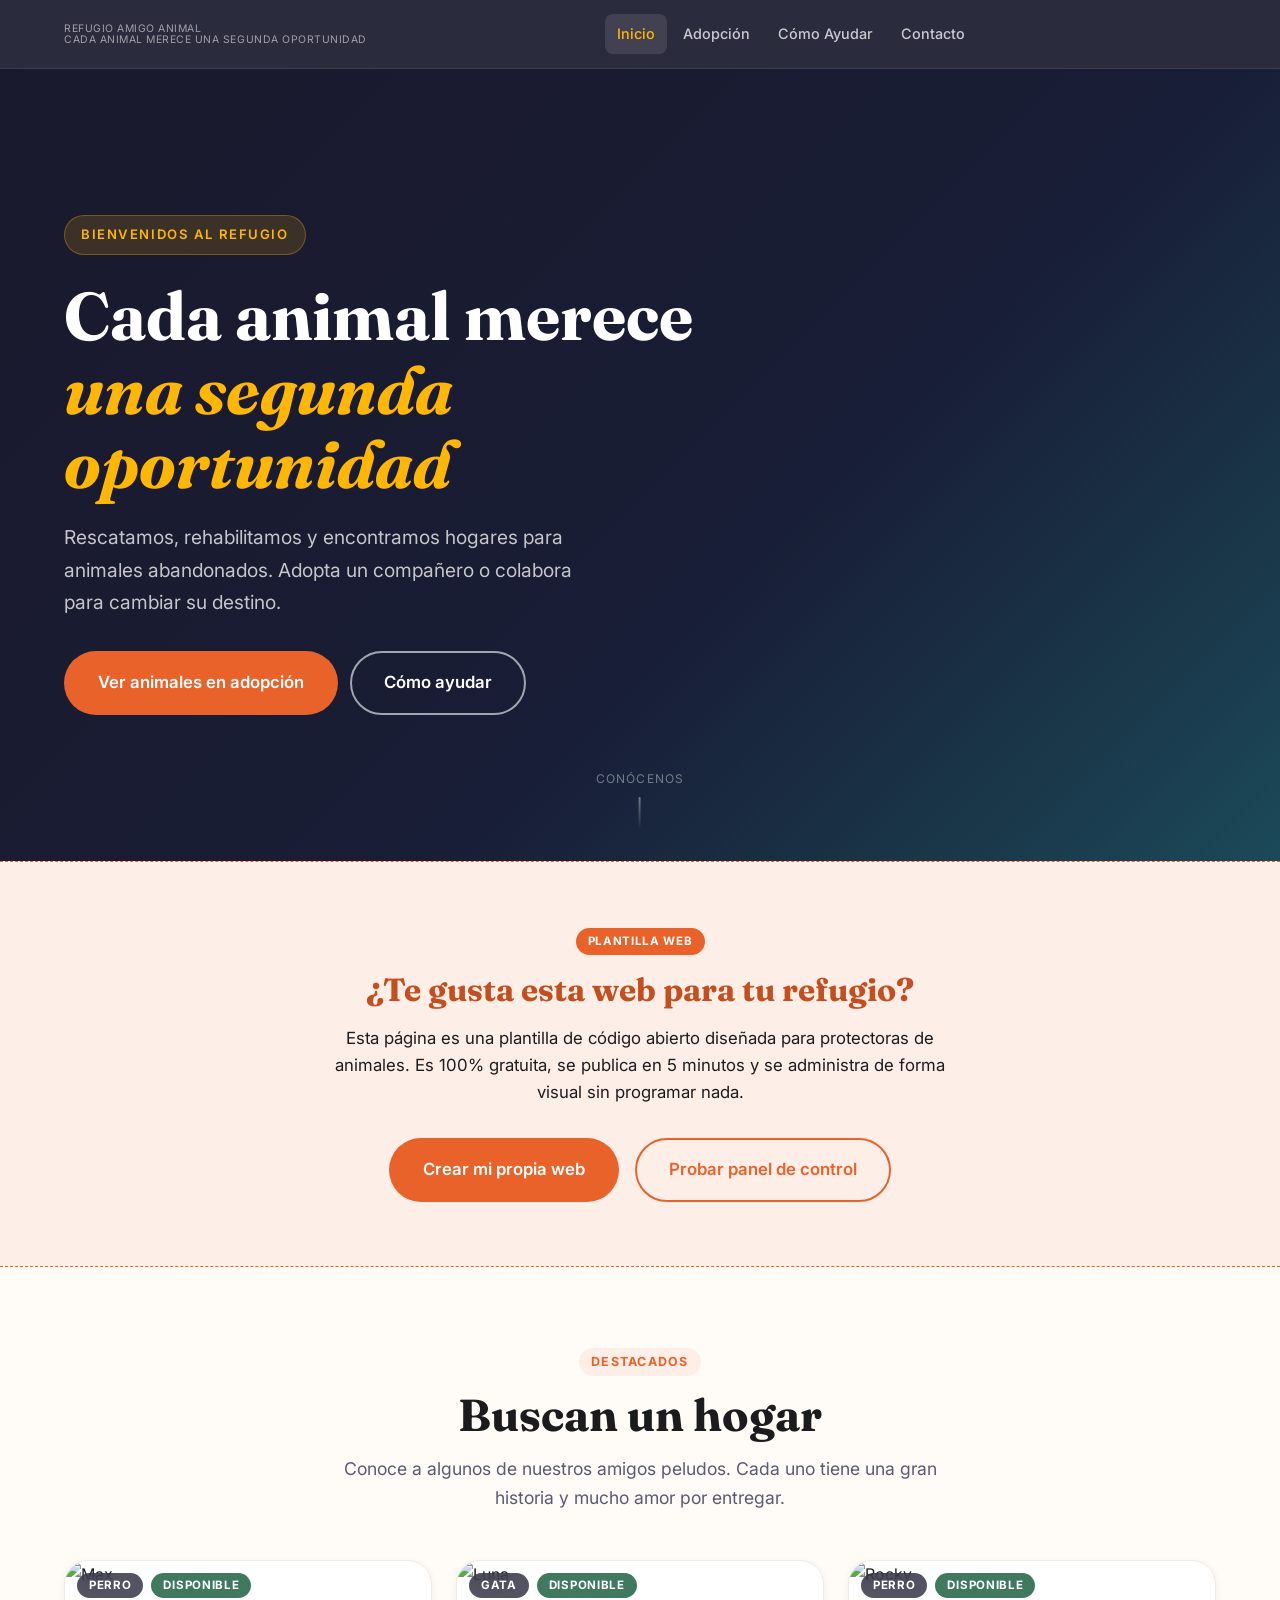
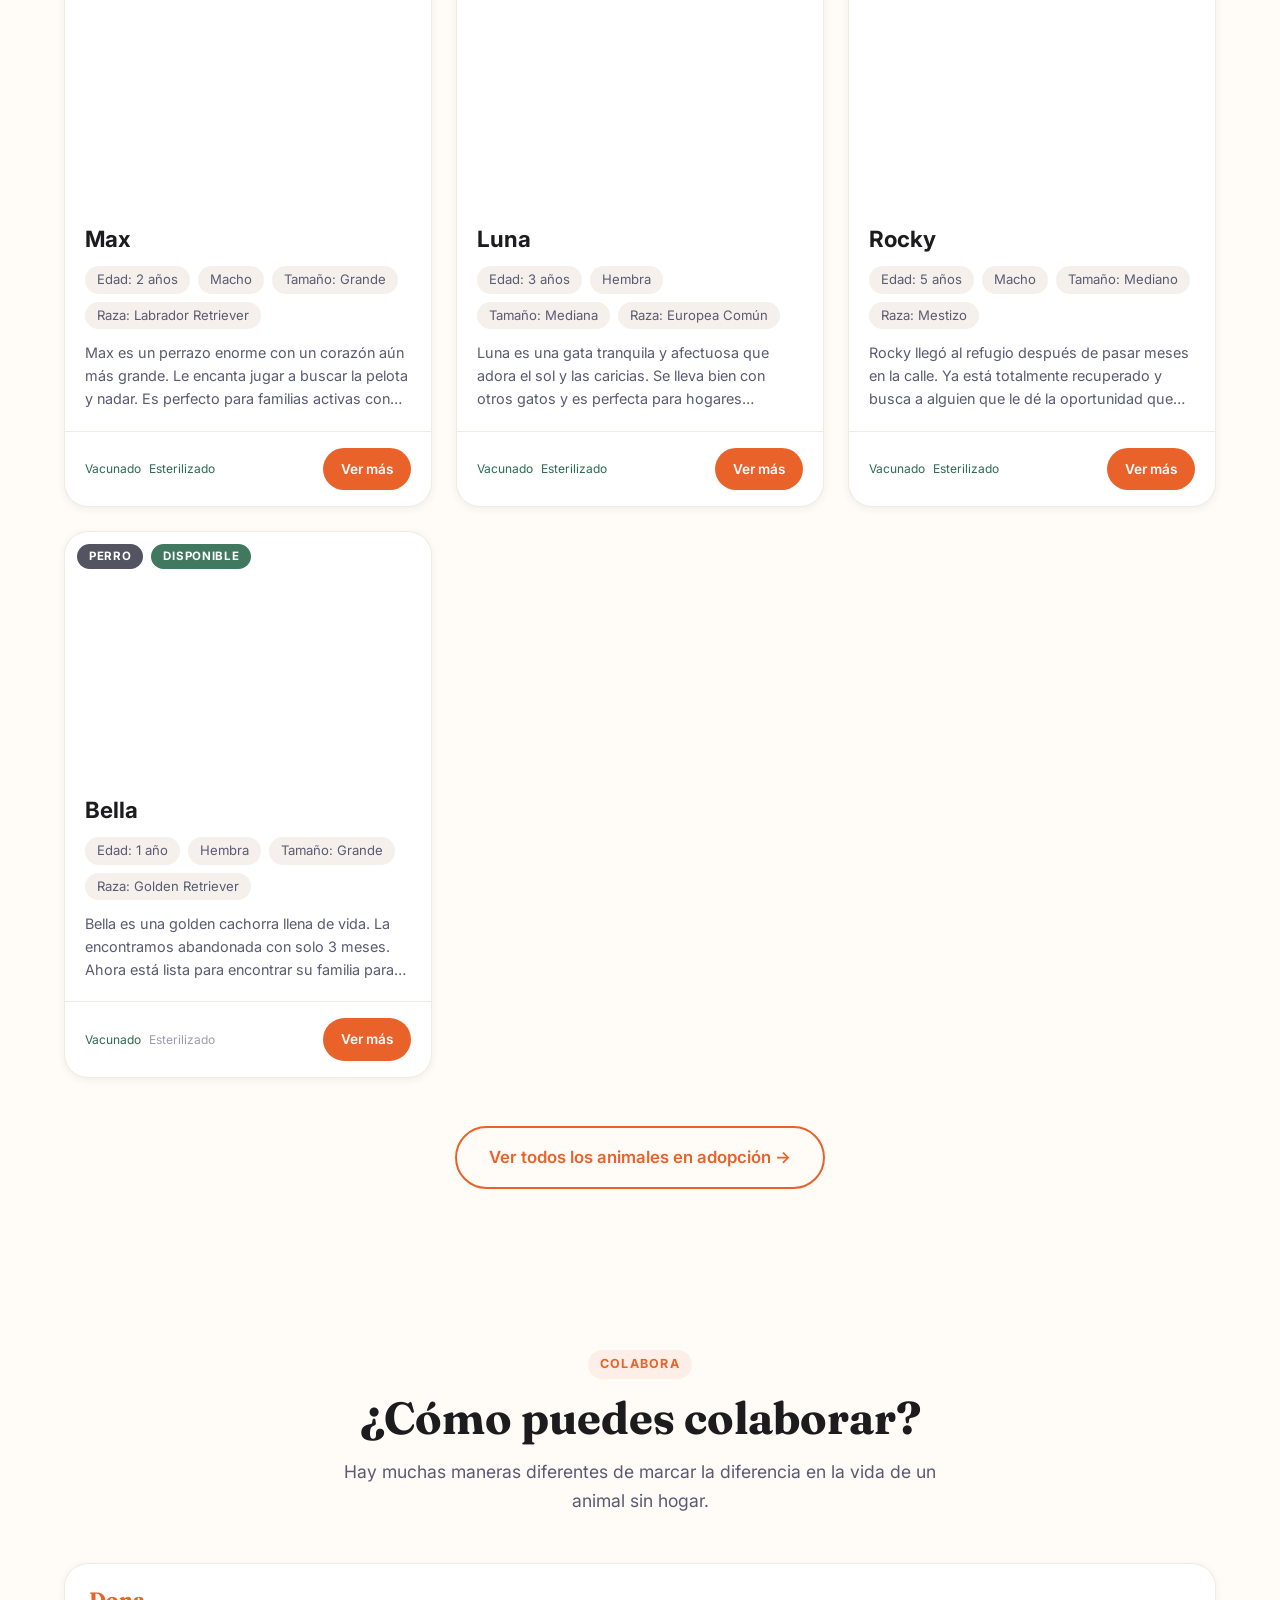
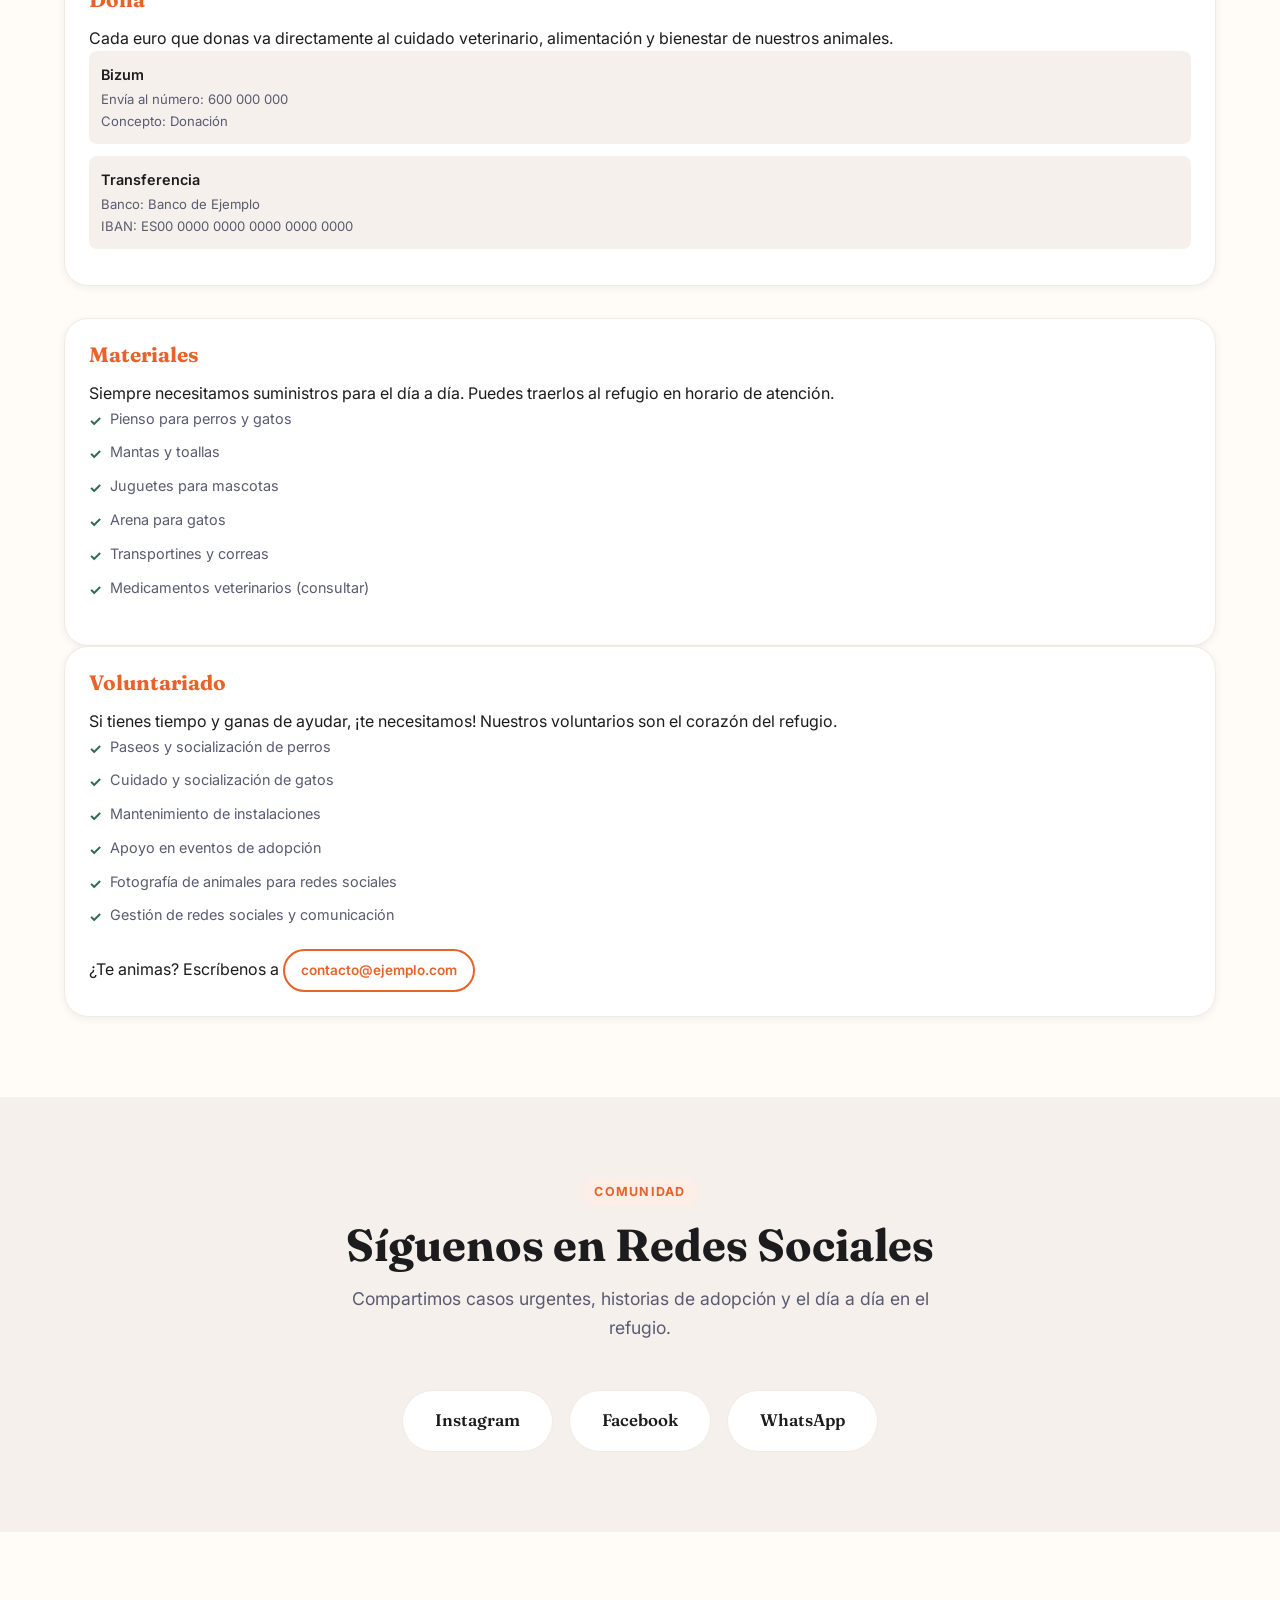
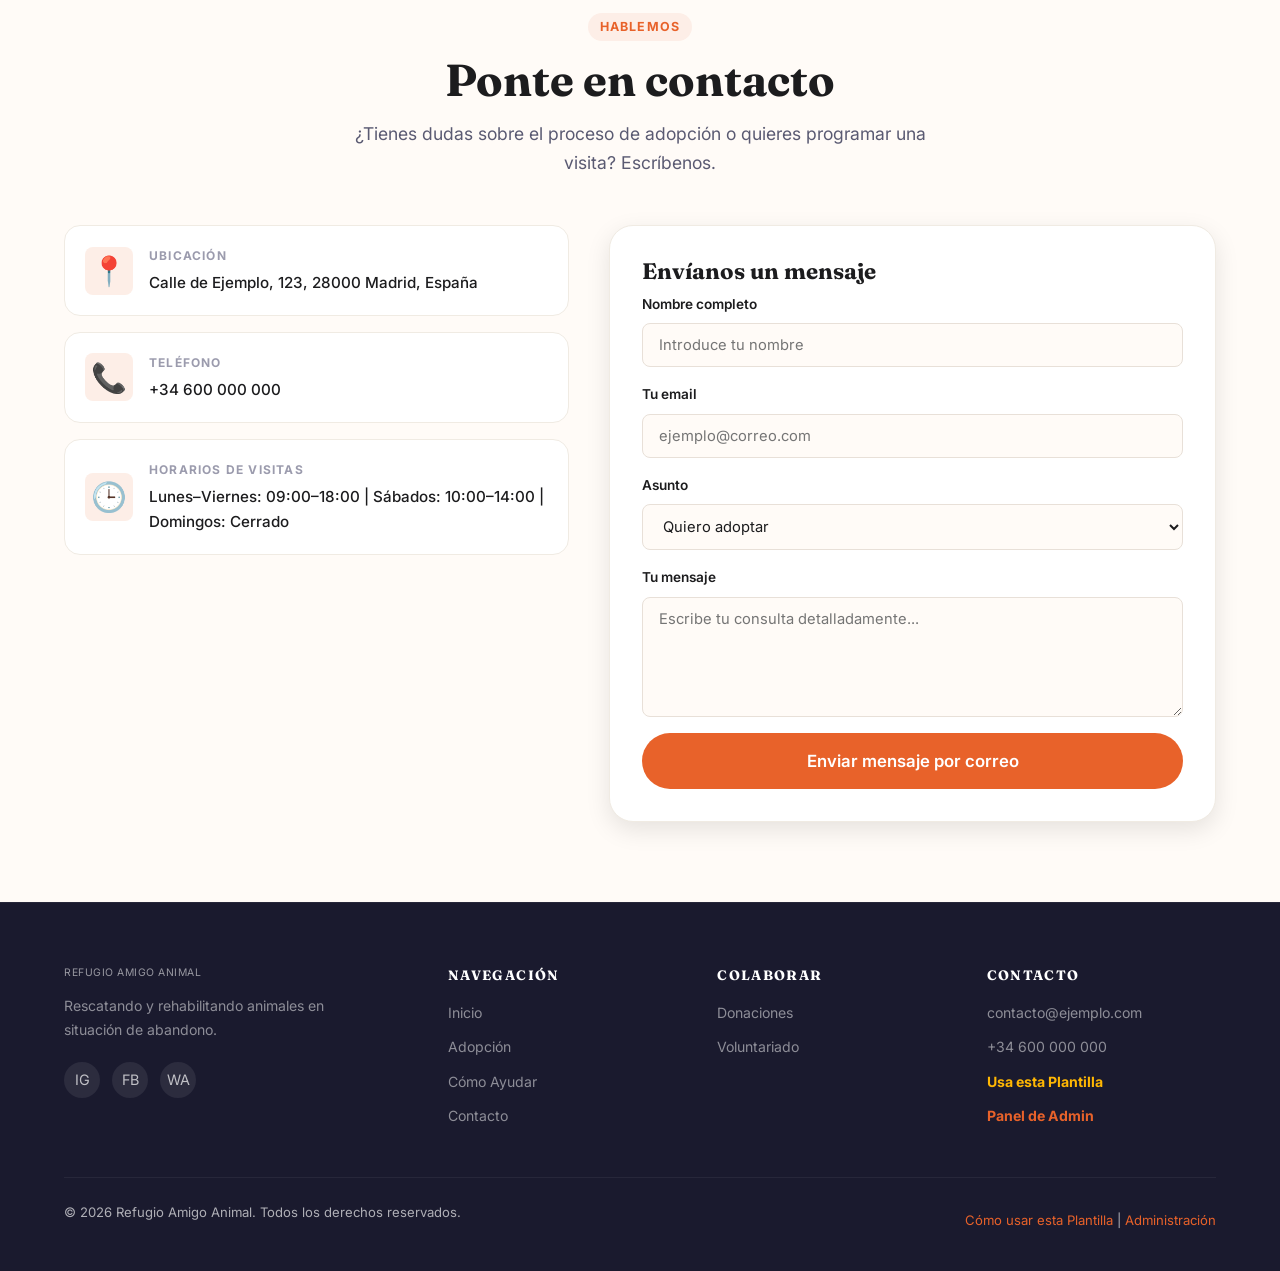
<file: index.html>
<!DOCTYPE html>
<html lang="es">
<head>
  <meta charset="UTF-8">
  <meta name="viewport" content="width=device-width, initial-scale=1.0">
  <title>Cargando... — Refugio Amigo Animal</title>
  <meta name="description" content="Refugio de animales dedicado al rescate, rehabilitación y adopción responsable. Encuentra a tu compañero ideal.">
  <link rel="stylesheet" href="css/style.css?v=1.1">
  <!-- Preload fonts -->
  <link rel="preconnect" href="https://fonts.googleapis.com">
  <link rel="preconnect" href="https://fonts.gstatic.com" crossorigin>
</head>
<body>

  <!-- Cabecera (Se inyecta dinámicamente desde script.js) -->
  <header class="site-header" role="banner"></header>

  <main>

    <!-- ══════════════ HERO (INICIO) ══════════════ -->
    <section class="hero" id="hero" aria-labelledby="heroTitle">
      <div class="hero__bg" aria-hidden="true"></div>
      <div class="hero__overlay" aria-hidden="true"></div>

      <div class="container">
        <div class="hero__content">
          <div class="hero__tag" id="heroTag">Bienvenidos al refugio</div>
          <h1 id="heroTitle">Cada animal merece<br><em>una segunda oportunidad</em></h1>
          <p class="hero__sub" id="heroDesc">
            Rescatamos, rehabilitamos y encontramos hogares para animales abandonados.
            Adopta un compañero o colabora para cambiar su destino.
          </p>
          <div class="hero__actions">
            <a href="adopcion.html" class="btn btn--primary btn--lg">Ver animales en adopción</a>
            <a href="#como-ayudar" class="btn btn--ghost-white btn--lg">Cómo ayudar</a>
          </div>
        </div>
      </div>

      <div class="hero__scroll" aria-hidden="true">
        <span>Conócenos</span>
        <div class="hero__scroll-arrow"></div>
      </div>
    </section>

    <!-- Se inyecta dinámicamente si es la plantilla original (demo) -->
    <div id="templatePromoSection"></div>

    <!-- ══════════════ ANIMALES DESTACADOS ══════════════ -->
    <section class="section" aria-labelledby="featuredTitle">
      <div class="container">
        <div class="section-header animate-on-scroll">
          <div class="section-tag">Destacados</div>
          <h2 id="featuredTitle">Buscan un hogar</h2>
          <p id="featuredDesc">Conoce a algunos de nuestros amigos peludos. Cada uno tiene una gran historia y mucho amor por entregar.</p>
        </div>
        <div class="animals-grid" id="featuredAnimals">
          <!-- Rellenado dinámicamente -->
        </div>
        <div class="text-center animate-on-scroll" style="margin-top: 3rem;">
          <a href="adopcion.html" class="btn btn--secondary btn--lg">Ver todos los animales en adopción →</a>
        </div>
      </div>
    </section>

    <!-- ══════════════ CÓMO AYUDAR ══════════════ -->
    <section class="section" id="como-ayudar" aria-labelledby="help-title">
      <div class="container">
        <div class="section-header animate-on-scroll">
          <div class="section-tag">Colabora</div>
          <h2 id="help-title">¿Cómo puedes colaborar?</h2>
          <p>Hay muchas maneras diferentes de marcar la diferencia en la vida de un animal sin hogar.</p>
        </div>

        <!-- Donación Económica -->
        <div class="help-card animate-on-scroll" id="donacion">
          <div class="help-card__header">
            <div>
              <h3 id="donationTitle">Donación Económica</h3>
              <p id="donationDesc">Financia gastos médicos, vacunas, tratamientos complejos y comida especial.</p>
            </div>
          </div>
          <div class="help-card__body">
            <div id="donationMethods">
              <!-- Rellenado dinámicamente -->
            </div>
          </div>
        </div>

        <!-- Donación de Materiales y Voluntariado -->
        <div class="help-two-cols" style="margin-top: 2rem;">
          
          <!-- Donación de Materiales -->
          <div class="help-card animate-on-scroll" id="materiales">
            <div class="help-card__header">
              <div>
                <h3 id="materialsTitle">Donación de Materiales</h3>
                <p id="materialsDesc">Necesitamos mantas, comida, transportines y productos de limpieza diarios.</p>
              </div>
            </div>
            <div class="help-card__body" id="materialsList">
              <!-- Rellenado dinámicamente -->
            </div>
          </div>

          <!-- Voluntariado -->
          <div class="help-card animate-on-scroll" id="voluntariado">
            <div class="help-card__header">
              <div>
                <h3 id="volunteerTitle">Hazte Voluntario</h3>
                <p id="volunteerDesc">Ofrece tu tiempo paseando perros, socializando gatos o apoyando eventos.</p>
              </div>
            </div>
            <div class="help-card__body" id="volunteerTasks">
              <!-- Rellenado dinámicamente -->
            </div>
            <div class="help-card__footer" data-volunteer-contact>
              <!-- Rellenado dinámicamente -->
            </div>
          </div>

        </div>

      </div>
    </section>

    <!-- ══════════════ REDES SOCIALES ══════════════ -->
    <section class="section section--muted animate-on-scroll" id="redes-sociales" aria-labelledby="socialTitle">
      <div class="container">
        <div class="section-header">
          <div class="section-tag">Comunidad</div>
          <h2 id="socialTitle">Síguenos en Redes Sociales</h2>
          <p id="socialDesc">Compartimos casos urgentes, historias de adopción y el día a día en el refugio.</p>
        </div>
        <div class="social-grid-buttons" id="socialGrid">
          <!-- Rellenado dinámicamente -->
        </div>
      </div>
    </section>

    <!-- ══════════════ CONTACTO ══════════════ -->
    <section class="section animate-on-scroll" id="contacto" aria-labelledby="contactTitle">
      <div class="container">
        <div class="section-header">
          <div class="section-tag">Hablemos</div>
          <h2 id="contactTitle">Ponte en contacto</h2>
          <p id="contactDesc">¿Tienes dudas sobre el proceso de adopción o quieres programar una visita? Escríbenos.</p>
        </div>

        <div class="contact-layout">
          
          <!-- Panel Izquierdo: Info de Contacto -->
          <div class="contact-info">
            <a href="#" target="_blank" rel="noopener" class="contact-detail" id="contactAddressLink">
              <div class="contact-detail__icon">📍</div>
              <div>
                <div class="contact-detail__label">Ubicación</div>
                <div class="contact-detail__value" data-contact-address>Cargando ubicación...</div>
              </div>
            </a>

            <a href="tel:#" class="contact-detail" id="contactPhoneLink">
              <div class="contact-detail__icon">📞</div>
              <div>
                <div class="contact-detail__label">Teléfono</div>
                <div class="contact-detail__value" data-contact-phone>Cargando teléfono...</div>
              </div>
            </a>

            <div class="contact-detail">
              <div class="contact-detail__icon">🕒</div>
              <div>
                <div class="contact-detail__label">Horarios de visitas</div>
                <div class="contact-detail__value" data-contact-hours>Cargando horarios...</div>
              </div>
            </div>
          </div>

          <!-- Panel Derecho: Formulario Mailto -->
          <div class="contact-form-card">
            <h3>Envíanos un mensaje</h3>
            <form class="contact-form" id="contactForm">
              <div class="form-group">
                <label for="formName">Nombre completo</label>
                <input type="text" id="formName" required placeholder="Introduce tu nombre">
              </div>

              <div class="form-row">
                <div class="form-group">
                  <label for="formEmail">Tu email</label>
                  <input type="email" id="formEmail" required placeholder="ejemplo@correo.com">
                </div>
                <div class="form-group">
                  <label for="formSubject">Asunto</label>
                  <select id="formSubject">
                    <option value="Información sobre Adopción">Quiero adoptar</option>
                    <option value="Quiero ser Voluntario">Hacer voluntariado</option>
                    <option value="Donación / Patrocinio">Donación / Ayuda</option>
                    <option value="Consulta General">Otra consulta</option>
                  </select>
                </div>
              </div>

              <div class="form-group">
                <label for="formMessage">Tu mensaje</label>
                <textarea id="formMessage" rows="5" required placeholder="Escribe tu consulta detalladamente..."></textarea>
              </div>

              <button type="submit" class="btn btn--primary btn--lg" style="width: 100%; justify-content: center;">
                Enviar mensaje por correo
              </button>
            </form>
          </div>

        </div>
      </div>
    </section>



  </main>

  <!-- Pie de página (Se inyecta dinámicamente desde script.js) -->
  <footer class="site-footer" role="contentinfo"></footer>

  <script src="js/script.js"></script>
</body>
</html>
</file>
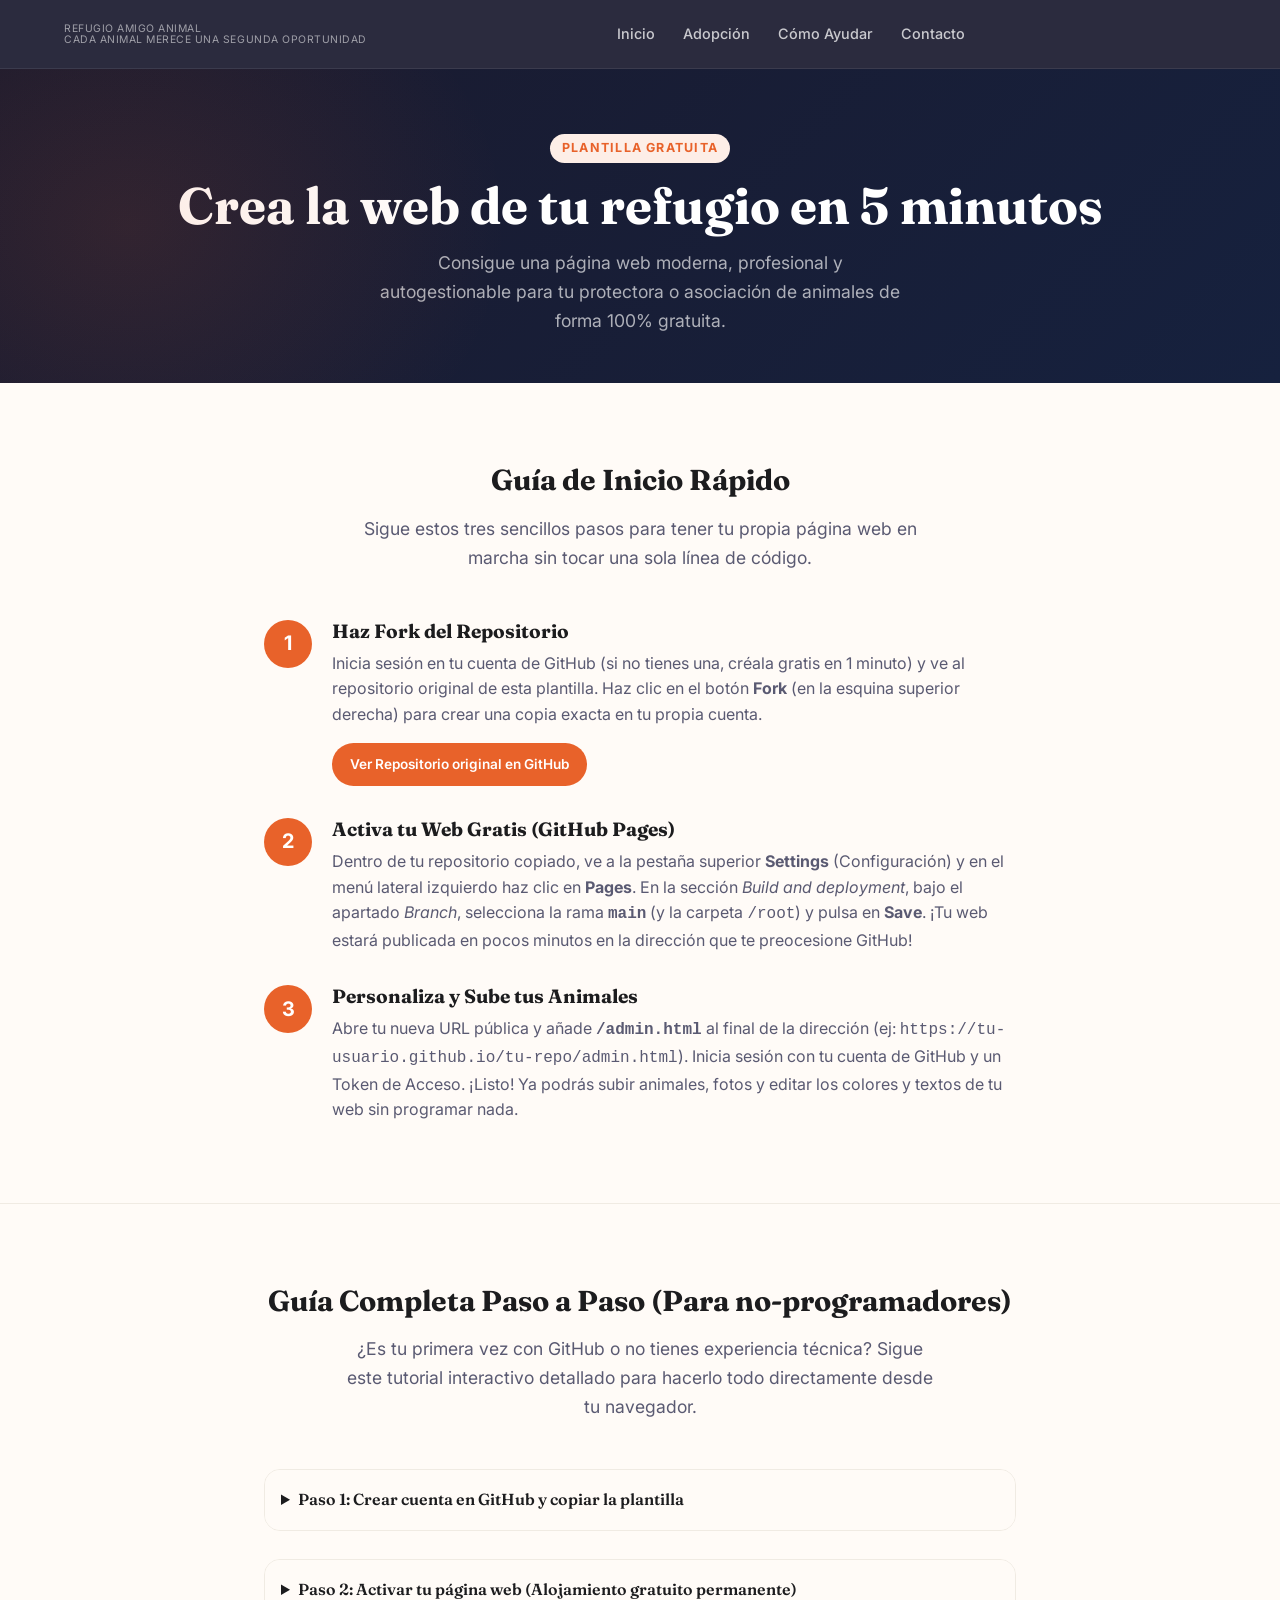
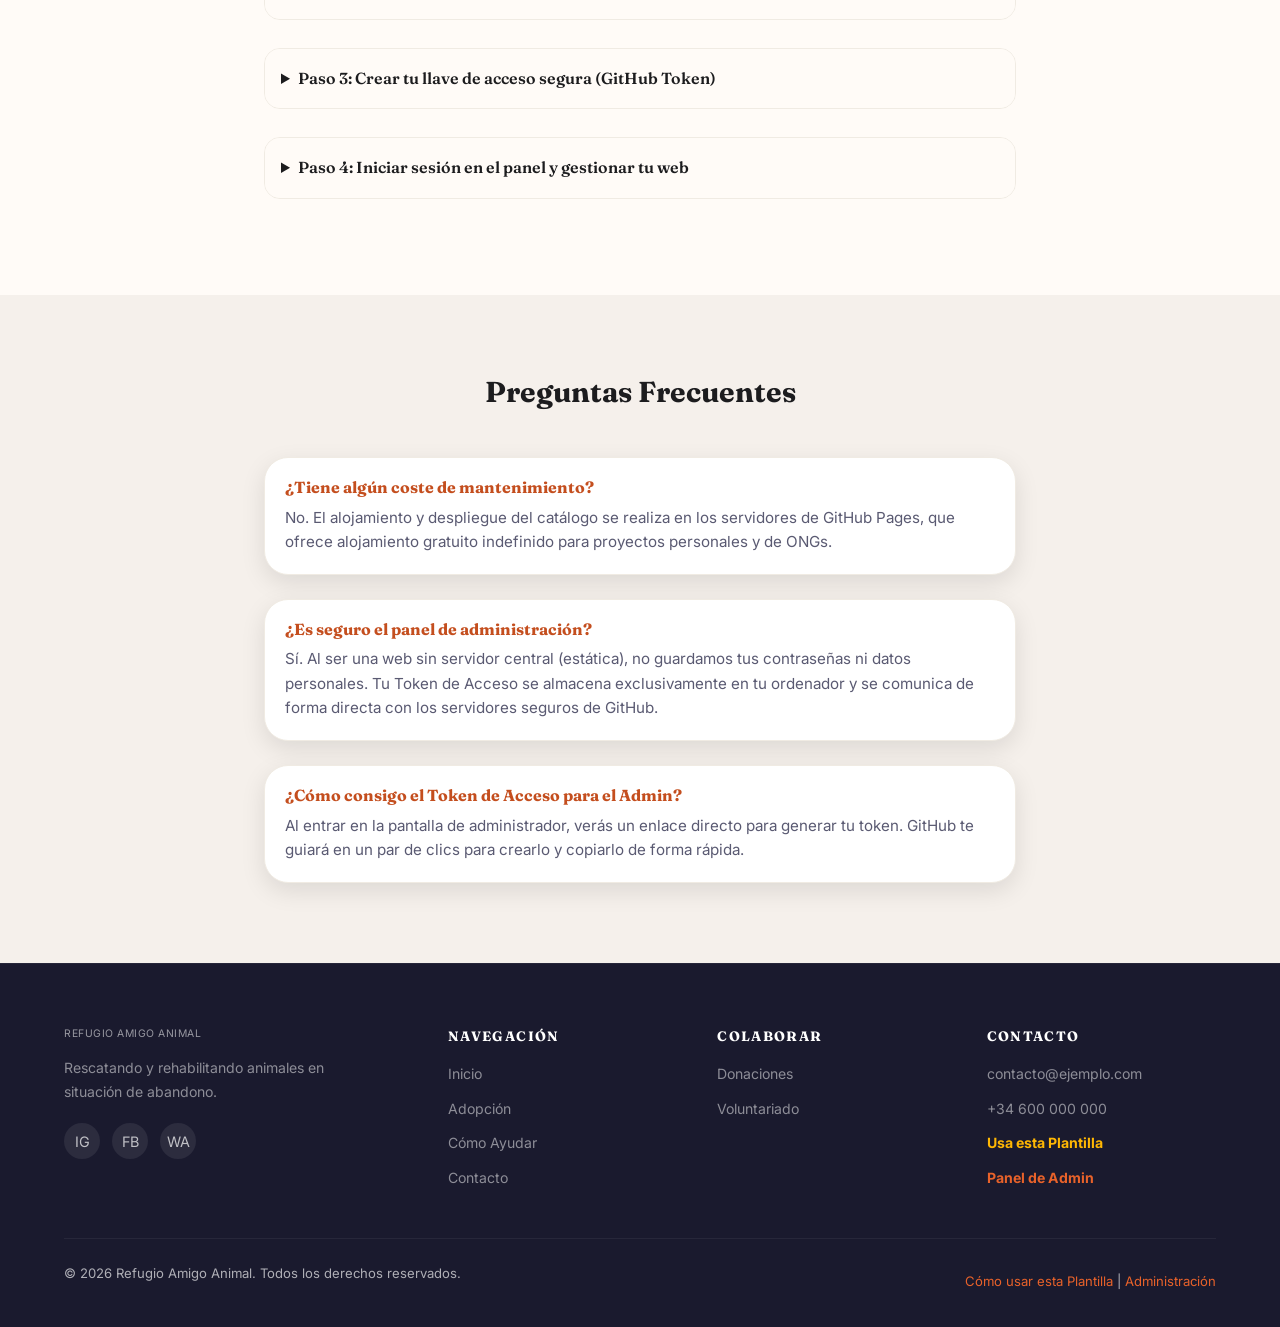
<file: como-usar.html>
<!DOCTYPE html>
<html lang="es">
<head>
  <meta charset="UTF-8">
  <meta name="viewport" content="width=device-width, initial-scale=1.0">
  <title>Cómo usar esta Plantilla — Refugio Amigo Animal</title>
  <meta name="description" content="Instrucciones paso a paso para clonar, publicar y personalizar esta web para tu propio refugio de animales en 5 minutos y gratis.">
  <link rel="stylesheet" href="css/style.css?v=1.1">
  <link rel="preconnect" href="https://fonts.googleapis.com">
  <link rel="preconnect" href="https://fonts.gstatic.com" crossorigin>
</head>
<body>

  <!-- Cabecera (Se inyecta dinámicamente desde script.js) -->
  <header class="site-header" role="banner"></header>

  <main>

    <!-- ══════════════ PAGE HERO ══════════════ -->
    <section class="page-hero" aria-labelledby="page-title">
      <div class="container">
        <div class="section-tag">Plantilla Gratuita</div>
        <h1 class="page-hero__title" id="page-title">Crea la web de tu refugio en 5 minutos</h1>
        <p class="page-hero__sub">
          Consigue una página web moderna, profesional y autogestionable para tu protectora o asociación de animales de forma 100% gratuita.
        </p>
      </div>
    </section>

    <!-- ══════════════ PASOS DE CONFIGURACIÓN ══════════════ -->
    <section class="section">
      <div class="container" style="max-width: 800px;">
        
        <div class="section-header">
          <h2 style="font-size: 1.8rem; margin-bottom: var(--space-4);">Guía de Inicio Rápido</h2>
          <p>Sigue estos tres sencillos pasos para tener tu propia página web en marcha sin tocar una sola línea de código.</p>
        </div>

        <div style="display: flex; flex-direction: column; gap: var(--space-8); margin-top: var(--space-8);">
          
          <!-- Paso 1 -->
          <div style="display: flex; gap: var(--space-5); align-items: flex-start;" class="animate-on-scroll">
            <div style="width: 48px; height: 48px; background: var(--primary); color: #fff; border-radius: 50%; display: flex; align-items: center; justify-content: center; font-weight: 700; font-size: 1.25rem; flex-shrink: 0;">1</div>
            <div>
              <h3 style="font-size: 1.2rem; margin-bottom: var(--space-2); color: var(--text-primary);">Haz Fork del Repositorio</h3>
              <p style="color: var(--text-secondary); line-height: 1.6; margin-bottom: var(--space-3);">
                Inicia sesión en tu cuenta de GitHub (si no tienes una, créala gratis en 1 minuto) y ve al repositorio original de esta plantilla. Haz clic en el botón <strong>Fork</strong> (en la esquina superior derecha) para crear una copia exacta en tu propia cuenta.
              </p>
              <a href="https://github.com/guillecs/refugio-animales-plantilla" target="_blank" class="btn btn--primary btn--sm" style="margin-top: 4px; display: inline-flex; align-items: center; gap: 8px;">
                Ver Repositorio original en GitHub
              </a>
            </div>
          </div>

          <!-- Paso 2 -->
          <div style="display: flex; gap: var(--space-5); align-items: flex-start;" class="animate-on-scroll">
            <div style="width: 48px; height: 48px; background: var(--primary); color: #fff; border-radius: 50%; display: flex; align-items: center; justify-content: center; font-weight: 700; font-size: 1.25rem; flex-shrink: 0;">2</div>
            <div>
              <h3 style="font-size: 1.2rem; margin-bottom: var(--space-2); color: var(--text-primary);">Activa tu Web Gratis (GitHub Pages)</h3>
              <p style="color: var(--text-secondary); line-height: 1.6;">
                Dentro de tu repositorio copiado, ve a la pestaña superior <strong>Settings</strong> (Configuración) y en el menú lateral izquierdo haz clic en <strong>Pages</strong>. En la sección <em>Build and deployment</em>, bajo el apartado <em>Branch</em>, selecciona la rama <strong><code>main</code></strong> (y la carpeta <code>/root</code>) y pulsa en <strong>Save</strong>. ¡Tu web estará publicada en pocos minutos en la dirección que te preocesione GitHub!
              </p>
            </div>
          </div>

          <!-- Paso 3 -->
          <div style="display: flex; gap: var(--space-5); align-items: flex-start;" class="animate-on-scroll">
            <div style="width: 48px; height: 48px; background: var(--primary); color: #fff; border-radius: 50%; display: flex; align-items: center; justify-content: center; font-weight: 700; font-size: 1.25rem; flex-shrink: 0;">3</div>
            <div>
              <h3 style="font-size: 1.2rem; margin-bottom: var(--space-2); color: var(--text-primary);">Personaliza y Sube tus Animales</h3>
              <p style="color: var(--text-secondary); line-height: 1.6;">
                Abre tu nueva URL pública y añade <strong><code>/admin.html</code></strong> al final de la dirección (ej: <code>https://tu-usuario.github.io/tu-repo/admin.html</code>). Inicia sesión con tu cuenta de GitHub y un Token de Acceso. ¡Listo! Ya podrás subir animales, fotos y editar los colores y textos de tu web sin programar nada.
              </p>
            </div>
          </div>

        </div>

      </div>
    </section>

    <!-- ══════════════ GUÍA DETALLADA PASO A PASO ══════════════ -->
    <section class="section" style="border-top: 1px solid var(--border-light);">
      <div class="container" style="max-width: 800px;">
        
        <div class="section-header">
          <h2 style="font-size: 1.8rem; margin-bottom: var(--space-4);">Guía Completa Paso a Paso (Para no-programadores)</h2>
          <p>¿Es tu primera vez con GitHub o no tienes experiencia técnica? Sigue este tutorial interactivo detallado para hacerlo todo directamente desde tu navegador.</p>
        </div>

        <div style="margin-top: var(--space-6); display: flex; flex-direction: column; gap: var(--space-3);">

          <!-- Paso 1 -->
          <details class="guide-accordion">
            <summary>Paso 1: Crear cuenta en GitHub y copiar la plantilla</summary>
            <div class="accordion-content" style="padding: var(--space-4); line-height: 1.6; color: var(--text-secondary);">
              <ol style="margin-left: var(--space-5); display: flex; flex-direction: column; gap: var(--space-2);">
                <li>Ve a <a href="https://github.com" target="_blank" style="color: var(--primary); font-weight: 600;">GitHub.com</a> y haz clic en <strong>Sign Up</strong> para registrarte (solo necesitas un email y una contraseña).</li>
                <li>Una vez iniciada tu sesión, ve al repositorio original de esta plantilla: <a href="https://github.com/guillecs/refugio-animales-plantilla" target="_blank" style="color: var(--primary); font-weight: 600;">repositorio de la plantilla</a>.</li>
                <li>Haz clic en el botón <strong>Fork</strong> en la esquina superior derecha de la página.</li>
                <li>En la pantalla que se abre, deja las opciones por defecto y haz clic en el botón verde abajo del todo: <strong>Create fork</strong>. Esto creará una copia exacta de la web en tu cuenta de GitHub.</li>
              </ol>
            </div>
          </details>

          <!-- Paso 2 -->
          <details class="guide-accordion">
            <summary>Paso 2: Activar tu página web (Alojamiento gratuito permanente)</summary>
            <div class="accordion-content" style="padding: var(--space-4); line-height: 1.6; color: var(--text-secondary);">
              <ol style="margin-left: var(--space-5); display: flex; flex-direction: column; gap: var(--space-2);">
                <li>En la página de tu copia del repositorio, busca el menú horizontal de pestañas arriba del todo y haz clic en <strong>Settings</strong> (Configuración), que tiene un icono de engranaje.</li>
                <li>En la barra lateral izquierda, busca la sección de "Code and automation" y haz clic en <strong>Pages</strong>.</li>
                <li>En el centro de la pantalla, en la sección <em>Build and deployment</em>, busca el desplegable de **Branch** (Rama) que actualmente indica <code>None</code>.</li>
                <li>Haz clic en el desplegable y cámbialo a **<code>main</code>**. Deja la carpeta secundaria en <code>/ (root)</code> y haz clic en el botón <strong>Save</strong> (Guardar).</li>
                <li>Espera 1 o 2 minutos y recarga la página. En la parte superior de esa misma sección de Pages, aparecerá un recuadro verde con la URL pública de tu web (ej. <code>https://tu-usuario.github.io/refugio-animales-plantilla/</code>). ¡Guarda esa URL!</li>
              </ol>
            </div>
          </details>

          <!-- Paso 3 -->
          <details class="guide-accordion">
            <summary>Paso 3: Crear tu llave de acceso segura (GitHub Token)</summary>
            <div class="accordion-content" style="padding: var(--space-4); line-height: 1.6; color: var(--text-secondary);">
              <p style="margin-bottom: var(--space-3);">
                Para que el panel de administración de tu web pueda guardar tus animales y editar los colores de forma directa, necesita un permiso seguro de escritura en tu cuenta.
              </p>
              <ol style="margin-left: var(--space-5); display: flex; flex-direction: column; gap: var(--space-2);">
                <li><strong>Método Rápido (Token Clásico):</strong> Haz clic en este enlace directo: <a href="https://github.com/settings/tokens/new?description=Web%20Refugio%20CMS&scopes=public_repo" target="_blank" style="color: var(--primary); font-weight: 600;">Generar Token de GitHub</a>. Marca la casilla <strong><code>public_repo</code></strong> y haz clic en <strong>Generate token</strong> (creará una clave <code>ghp_...</code>).</li>
                <li><strong>Método para Organizaciones / Multirrefugio (Fine-Grained Token):</strong> Si tu web pertenece a una Organización o Federación con varios repositorios, puedes usar un Fine-Grained Token (<code>github_pat_...</code>). Elige tu Organización como <em>Resource Owner</em>, selecciona únicamente tu repositorio y en <em>Contents</em> marca <strong>Read and Write</strong>.</li>
                <li><strong>⚠️ MUY IMPORTANTE:</strong> Copia completa la clave que te muestre GitHub (empieza por <code>ghp_...</code> o <code>github_pat_...</code>) y guárdala en tus notas.</li>
              </ol>
            </div>
          </details>

          <!-- Paso 4 -->
          <details class="guide-accordion">
            <summary>Paso 4: Iniciar sesión en el panel y gestionar tu web</summary>
            <div class="accordion-content" style="padding: var(--space-4); line-height: 1.6; color: var(--text-secondary);">
              <ol style="margin-left: var(--space-5); display: flex; flex-direction: column; gap: var(--space-2);">
                <li>Abre la dirección de tu web obtenida en el Paso 2 y escribe **<code>/admin.html</code>** al final de la barra de dirección.</li>
                <li>Haz clic en el banner superior que dice **"Conectar mi Repositorio"**.</li>
                <li>Introduce tus datos:
                  <ul>
                    <li><strong>Repositorio:</strong> Tu nombre de usuario y el nombre de la copia (ej: <code>miusuario/refugio-animales-plantilla</code>).</li>
                    <li><strong>Token:</strong> Pega la clave <code>ghp_...</code> que guardaste en el Paso 3.</li>
                  </ul>
                </li>
                <li>Haz clic en <strong>Conectar y Guardar</strong>.</li>
                <li>¡Felicidades! Tu panel de control ya está conectado en Modo Escritura. Ahora puedes añadir animales, subir fotos e interactuar con los colores del tema. Todo se sincronizará automáticamente en unos instantes.</li>
              </ol>
            </div>
          </details>

        </div>

      </div>
    </section>

    <!-- ══════════════ PREGUNTAS FRECUENTES ══════════════ -->
    <section class="section section--muted">
      <div class="container" style="max-width: 800px;">
        
        <div class="section-header">
          <h2 style="font-size: 1.8rem; margin-bottom: var(--space-4);">Preguntas Frecuentes</h2>
        </div>

        <div style="display: flex; flex-direction: column; gap: var(--space-6); margin-top: var(--space-6);">
          
          <div class="contact-form-card" style="padding: var(--space-5);">
            <h4 style="margin-bottom: var(--space-2); color: var(--primary-dark);">¿Tiene algún coste de mantenimiento?</h4>
            <p style="color: var(--text-secondary); font-size: 0.95rem; line-height: 1.6; margin: 0;">
              No. El alojamiento y despliegue del catálogo se realiza en los servidores de GitHub Pages, que ofrece alojamiento gratuito indefinido para proyectos personales y de ONGs.
            </p>
          </div>

          <div class="contact-form-card" style="padding: var(--space-5);">
            <h4 style="margin-bottom: var(--space-2); color: var(--primary-dark);">¿Es seguro el panel de administración?</h4>
            <p style="color: var(--text-secondary); font-size: 0.95rem; line-height: 1.6; margin: 0;">
              Sí. Al ser una web sin servidor central (estática), no guardamos tus contraseñas ni datos personales. Tu Token de Acceso se almacena exclusivamente en tu ordenador y se comunica de forma directa con los servidores seguros de GitHub.
            </p>
          </div>

          <div class="contact-form-card" style="padding: var(--space-5);">
            <h4 style="margin-bottom: var(--space-2); color: var(--primary-dark);">¿Cómo consigo el Token de Acceso para el Admin?</h4>
            <p style="color: var(--text-secondary); font-size: 0.95rem; line-height: 1.6; margin: 0;">
              Al entrar en la pantalla de administrador, verás un enlace directo para generar tu token. GitHub te guiará en un par de clics para crearlo y copiarlo de forma rápida.
            </p>
          </div>

        </div>

      </div>
    </section>

  </main>

  <!-- Pie de página (Se inyecta dinámicamente desde script.js) -->
  <footer class="site-footer" role="contentinfo"></footer>

  <script src="js/script.js"></script>
</body>
</html>
</file>
<file: css/style.css>
/* =========================================================
   REFUGIO AMIGO ANIMAL — Design System
   Paleta: naranja cálido + verde bosque + crema
   Tipografía: Fraunces (display) + Inter (body)
   ========================================================= */

@import url('https://fonts.googleapis.com/css2?family=Fraunces:ital,wght@0,400;0,600;0,700;1,400&family=Inter:wght@300;400;500;600;700&display=swap');

/* ─── CSS Custom Properties ──────────────────────────────── */
:root {
  /* Colores principales */
  --primary:       #E8622A;
  --primary-dark:  #C44E1E;
  --primary-light: #FDEEE7;
  --secondary:     #2D6A4F;
  --secondary-dark:#1B4332;
  --secondary-light:#D8F3DC;
  --accent:        #FFB703;
  --accent-dark:   #E09800;

  /* Backgrounds */
  --bg-dark:       #1A1A2E;
  --bg-mid:        #16213E;
  --bg-light:      #FFFBF7;
  --bg-card:       #FFFFFF;
  --bg-muted:      #F5F0EB;

  /* Texto */
  --text-primary:  #1C1C1E;
  --text-secondary:#5A5A72;
  --text-muted:    #9B9BAD;
  --text-light:    #FFFFFF;
  --text-on-primary: #FFFFFF;

  /* Bordes y sombras */
  --border:        #E8E0D8;
  --border-light:  #F0EBE3;
  --shadow-sm:     0 2px 8px rgba(0,0,0,0.06);
  --shadow-md:     0 8px 24px rgba(0,0,0,0.10);
  --shadow-lg:     0 20px 48px rgba(0,0,0,0.14);
  --shadow-primary: 0 8px 24px rgba(232,98,42,0.25);

  /* Tipografía */
  --font-display:  'Fraunces', Georgia, serif;
  --font-body:     'Inter', -apple-system, sans-serif;

  /* Radios */
  --radius-sm:     8px;
  --radius-md:     16px;
  --radius-lg:     24px;
  --radius-xl:     32px;
  --radius-full:   9999px;

  /* Espaciado */
  --space-1:  4px;
  --space-2:  8px;
  --space-3:  12px;
  --space-4:  16px;
  --space-5:  20px;
  --space-6:  24px;
  --space-8:  32px;
  --space-10: 40px;
  --space-12: 48px;
  --space-16: 64px;
  --space-20: 80px;
  --space-24: 96px;

  /* Transiciones */
  --transition: 0.25s cubic-bezier(0.4, 0, 0.2, 1);
  --transition-slow: 0.45s cubic-bezier(0.4, 0, 0.2, 1);
}

/* ─── Reset & Base ────────────────────────────────────────── */
*, *::before, *::after { box-sizing: border-box; margin: 0; padding: 0; }

html { scroll-behavior: smooth; }

body {
  font-family: var(--font-body);
  font-size: 16px;
  line-height: 1.65;
  color: var(--text-primary);
  background-color: var(--bg-light);
  min-height: 100vh;
  display: flex;
  flex-direction: column;
  -webkit-font-smoothing: antialiased;
}

main { flex: 1; }

img { max-width: 100%; display: block; }

a { color: var(--primary); text-decoration: none; transition: color var(--transition); }
a:hover { color: var(--primary-dark); }

h1, h2, h3, h4, h5 {
  font-family: var(--font-display);
  line-height: 1.2;
  color: var(--text-primary);
}

p { margin-bottom: var(--space-4); }
p:last-child { margin-bottom: 0; }

ul { list-style: none; }

/* ─── Layout ──────────────────────────────────────────────── */
.container {
  max-width: 1200px;
  margin: 0 auto;
  padding: 0 var(--space-6);
  width: 100%;
}
.container--narrow { max-width: 800px; }

.section {
  padding: var(--space-20) 0;
}

.section--muted { background-color: var(--bg-muted); }
.section--dark {
  background-color: var(--bg-dark);
  color: var(--text-light);
}
.section--primary {
  background: linear-gradient(135deg, var(--primary) 0%, var(--primary-dark) 100%);
  color: var(--text-light);
}
.section--secondary {
  background-color: var(--secondary);
  color: var(--text-light);
}

.section-header {
  text-align: center;
  margin-bottom: var(--space-12);
}
.section-header h2 {
  font-size: clamp(1.8rem, 4vw, 2.8rem);
  margin-bottom: var(--space-3);
}
.section-header p {
  font-size: 1.1rem;
  color: var(--text-secondary);
  max-width: 600px;
  margin: 0 auto;
}
.section--dark .section-header p,
.section--primary .section-header p { color: rgba(255,255,255,0.8); }

.section-tag {
  display: inline-block;
  background: var(--primary-light);
  color: var(--primary);
  font-size: 0.78rem;
  font-weight: 700;
  text-transform: uppercase;
  letter-spacing: 0.1em;
  padding: var(--space-1) var(--space-3);
  border-radius: var(--radius-full);
  margin-bottom: var(--space-3);
}
.section--dark .section-tag {
  background: rgba(255,255,255,0.15);
  color: var(--accent);
}
.section--primary .section-tag {
  background: rgba(255,255,255,0.2);
  color: var(--text-light);
}

/* ─── Buttons ─────────────────────────────────────────────── */
.btn {
  display: inline-flex;
  align-items: center;
  gap: var(--space-2);
  padding: var(--space-3) var(--space-6);
  border-radius: var(--radius-full);
  font-family: var(--font-body);
  font-size: 0.95rem;
  font-weight: 600;
  text-decoration: none;
  border: 2px solid transparent;
  cursor: pointer;
  transition: all var(--transition);
  white-space: nowrap;
}

.btn--primary {
  background: var(--primary);
  color: var(--text-light);
}
.btn--primary:hover {
  background: var(--primary-dark);
  color: var(--text-light);
}

.btn--secondary {
  background: transparent;
  color: var(--primary);
  border-color: var(--primary);
}
.btn--secondary:hover {
  background: var(--primary);
  color: var(--text-light);
}

.btn--white {
  background: var(--text-light);
  color: var(--primary);
  box-shadow: var(--shadow-md);
}
.btn--white:hover {
  background: var(--bg-light);
  color: var(--primary-dark);
  transform: translateY(-2px);
}

.btn--ghost-white {
  background: transparent;
  color: var(--text-light);
  border-color: rgba(255,255,255,0.6);
}
.btn--ghost-white:hover {
  background: rgba(255,255,255,0.15);
  color: var(--text-light);
  border-color: var(--text-light);
}

.btn--green {
  background: var(--secondary);
  color: var(--text-light);
}
.btn--green:hover {
  background: var(--secondary-dark);
  color: var(--text-light);
  transform: translateY(-2px);
}

.btn--lg {
  padding: var(--space-4) var(--space-8);
  font-size: 1.05rem;
}
.btn--sm {
  padding: var(--space-2) var(--space-4);
  font-size: 0.85rem;
}

/* ─── Header & Nav ────────────────────────────────────────── */
.site-header {
  position: sticky;
  top: 0;
  z-index: 1000;
  background: rgba(26, 26, 46, 0.92);
  backdrop-filter: blur(16px);
  -webkit-backdrop-filter: blur(16px);
  border-bottom: 1px solid rgba(255,255,255,0.08);
  transition: box-shadow var(--transition);
}

.site-header.scrolled {
  box-shadow: 0 4px 24px rgba(0,0,0,0.3);
}

.header-inner {
  display: flex;
  align-items: center;
  justify-content: space-between;
  height: 68px;
  gap: var(--space-6);
}

.site-logo {
  display: flex;
  align-items: center;
  gap: var(--space-2);
  text-decoration: none;
  flex-shrink: 0;
}
.site-logo__emoji { font-size: 1.6rem; }
.site-logo__name {
  font-family: var(--font-display);
  font-size: 1.25rem;
  font-weight: 700;
  color: var(--text-light);
  line-height: 1.1;
}
.site-logo__name span {
  display: block;
  font-size: 0.65rem;
  font-weight: 400;
  font-family: var(--font-body);
  color: rgba(255,255,255,0.55);
  letter-spacing: 0.05em;
  text-transform: uppercase;
}
.site-logo:hover .site-logo__name { color: var(--accent); }

.main-nav { display: flex; align-items: center; gap: var(--space-1); }

.main-nav a {
  color: rgba(255,255,255,0.75);
  font-size: 0.9rem;
  font-weight: 500;
  padding: var(--space-2) var(--space-3);
  border-radius: var(--radius-sm);
  transition: all var(--transition);
  text-decoration: none;
}
.main-nav a:hover,
.main-nav a.active {
  color: var(--text-light);
  background: rgba(255,255,255,0.1);
}
.main-nav a.active { color: var(--accent); }

.header-cta {
  display: flex;
  align-items: center;
  gap: var(--space-3);
  flex-shrink: 0;
}

/* Hamburger */
.hamburger {
  display: none;
  flex-direction: column;
  justify-content: center;
  align-items: center;
  width: 40px;
  height: 40px;
  gap: 5px;
  background: none;
  border: none;
  cursor: pointer;
  border-radius: var(--radius-sm);
  transition: background var(--transition);
}
.hamburger:hover { background: rgba(255,255,255,0.1); }
.hamburger span {
  display: block;
  width: 22px;
  height: 2px;
  background: var(--text-light);
  border-radius: 2px;
  transition: all var(--transition);
}
.hamburger.active span:nth-child(1) { transform: translateY(7px) rotate(45deg); }
.hamburger.active span:nth-child(2) { opacity: 0; transform: scaleX(0); }
.hamburger.active span:nth-child(3) { transform: translateY(-7px) rotate(-45deg); }

/* Mobile nav drawer */
.mobile-nav {
  display: none;
  position: fixed;
  top: 68px;
  left: 0; right: 0;
  background: var(--bg-dark);
  border-bottom: 1px solid rgba(255,255,255,0.08);
  padding: var(--space-4) var(--space-6) var(--space-6);
  z-index: 999;
  flex-direction: column;
  gap: var(--space-1);
  animation: slideDown 0.25s ease;
}
.mobile-nav.open { display: flex; }
.mobile-nav a {
  color: rgba(255,255,255,0.8);
  font-size: 1rem;
  font-weight: 500;
  padding: var(--space-3) var(--space-4);
  border-radius: var(--radius-sm);
  transition: all var(--transition);
  text-decoration: none;
}
.mobile-nav a:hover { background: rgba(255,255,255,0.08); color: var(--text-light); }
.mobile-nav .btn { margin-top: var(--space-3); width: 100%; justify-content: center; }

@keyframes slideDown {
  from { opacity: 0; transform: translateY(-8px); }
  to   { opacity: 1; transform: translateY(0); }
}

/* ─── Hero ────────────────────────────────────────────────── */
.hero {
  position: relative;
  min-height: 88vh;
  display: flex;
  align-items: center;
  overflow: hidden;
  background: linear-gradient(135deg, #1A1A2E 0%, #16213E 50%, #0F3460 100%);
}

.hero__bg {
  position: absolute;
  inset: 0;
  background-image: url('https://images.unsplash.com/photo-1450778869180-41d0601e046e?w=1400&q=80');
  background-size: cover;
  background-position: center;
  opacity: 0.18;
  transform: scale(1.05);
  animation: heroZoom 20s ease-in-out infinite alternate;
}

@keyframes heroZoom {
  from { transform: scale(1.05); }
  to   { transform: scale(1.12); }
}

.hero__overlay {
  position: absolute;
  inset: 0;
  background: linear-gradient(
    135deg,
    rgba(26,26,46,0.85) 0%,
    rgba(26,26,46,0.6) 60%,
    rgba(45,106,79,0.4) 100%
  );
}

.hero__content {
  position: relative;
  z-index: 2;
  max-width: 720px;
}

.hero__tag {
  display: inline-flex;
  align-items: center;
  gap: var(--space-2);
  background: rgba(255,183,3,0.15);
  border: 1px solid rgba(255,183,3,0.3);
  color: var(--accent);
  font-size: 0.82rem;
  font-weight: 600;
  text-transform: uppercase;
  letter-spacing: 0.12em;
  padding: var(--space-2) var(--space-4);
  border-radius: var(--radius-full);
  margin-bottom: var(--space-6);
}

.hero h1 {
  font-size: clamp(2.4rem, 6vw, 4.2rem);
  font-weight: 700;
  color: var(--text-light);
  line-height: 1.1;
  margin-bottom: var(--space-5);
}

.hero h1 em {
  font-style: italic;
  color: var(--accent);
}

.hero__sub {
  font-size: clamp(1rem, 2.5vw, 1.2rem);
  color: rgba(255,255,255,0.75);
  max-width: 540px;
  margin-bottom: var(--space-8);
  line-height: 1.7;
}

.hero__actions {
  display: flex;
  flex-wrap: wrap;
  gap: var(--space-3);
}

.hero__scroll {
  position: absolute;
  bottom: var(--space-8);
  left: 50%;
  transform: translateX(-50%);
  z-index: 2;
  display: flex;
  flex-direction: column;
  align-items: center;
  gap: var(--space-2);
  color: rgba(255,255,255,0.4);
  font-size: 0.75rem;
  text-transform: uppercase;
  letter-spacing: 0.1em;
  animation: bounce 2s ease-in-out infinite;
}
@media (max-width: 768px) {
  .hero__scroll {
    display: none !important;
  }
}
.hero__scroll-arrow {
  width: 2px;
  height: 32px;
  background: linear-gradient(to bottom, rgba(255,255,255,0.4), transparent);
  border-radius: 2px;
}

@keyframes bounce {
  0%, 100% { transform: translateX(-50%) translateY(0); }
  50%       { transform: translateX(-50%) translateY(6px); }
}

/* ─── Stats ───────────────────────────────────────────────── */
.stats-section {
  background: var(--bg-card);
  border-bottom: 1px solid var(--border);
}

.stats-grid {
  display: grid;
  grid-template-columns: repeat(4, 1fr);
  divide-x: 1px solid var(--border);
}

.stat-item {
  padding: var(--space-10) var(--space-6);
  text-align: center;
  border-right: 1px solid var(--border);
  opacity: 0;
  transform: translateY(20px);
  transition: all 0.6s ease;
}
.stat-item:last-child { border-right: none; }
.stat-item.visible { opacity: 1; transform: translateY(0); }

.stat-icon { font-size: 2rem; margin-bottom: var(--space-2); }
.stat-number {
  font-family: var(--font-display);
  font-size: clamp(2.2rem, 5vw, 3.2rem);
  font-weight: 700;
  color: var(--primary);
  line-height: 1;
  margin-bottom: var(--space-1);
}
.stat-label {
  font-size: 0.9rem;
  color: var(--text-secondary);
  font-weight: 500;
}

/* ─── Animal Cards ────────────────────────────────────────── */
.animals-grid {
  display: grid;
  grid-template-columns: repeat(auto-fill, minmax(300px, 1fr));
  gap: var(--space-6);
}

.animal-card {
  background: var(--bg-card);
  border-radius: var(--radius-lg);
  overflow: hidden;
  box-shadow: var(--shadow-sm);
  border: 1px solid var(--border-light);
  transition: all var(--transition-slow);
  cursor: pointer;
  display: flex;
  flex-direction: column;
  opacity: 0;
  transform: translateY(24px);
}
.animal-card.visible { opacity: 1; transform: translateY(0); }

.animal-card:hover {
  transform: translateY(-8px);
  box-shadow: var(--shadow-lg);
}

.animal-card__img-wrap {
  position: relative;
  height: 240px;
  overflow: hidden;
}

.animal-card__img-wrap img {
  width: 100%;
  height: 100%;
  object-fit: cover;
  transition: transform var(--transition-slow);
}
.animal-card:hover .animal-card__img-wrap img { transform: scale(1.07); }

.animal-card__badges {
  position: absolute;
  top: var(--space-3);
  left: var(--space-3);
  right: var(--space-3);
  display: flex;
  gap: var(--space-2);
  flex-wrap: wrap;
}

.badge {
  display: inline-flex;
  align-items: center;
  gap: 4px;
  padding: 3px var(--space-3);
  border-radius: var(--radius-full);
  font-size: 0.72rem;
  font-weight: 700;
  text-transform: uppercase;
  letter-spacing: 0.06em;
  backdrop-filter: blur(8px);
}
.badge--available { background: rgba(45,106,79,0.9); color: #fff; }
.badge--foster { background: rgba(255,183,3,0.9); color: #1A1A2E; }
.badge--species { background: rgba(26,26,46,0.75); color: #fff; }

.animal-card__body {
  padding: var(--space-5);
  flex: 1;
  display: flex;
  flex-direction: column;
}

.animal-card__name {
  font-size: 1.4rem;
  font-weight: 700;
  color: var(--text-primary);
  margin-bottom: var(--space-2);
}

.animal-card__meta {
  display: flex;
  flex-wrap: wrap;
  gap: var(--space-2);
  margin-bottom: var(--space-3);
}
.animal-card__meta span {
  display: inline-flex;
  align-items: center;
  gap: 4px;
  font-size: 0.82rem;
  color: var(--text-secondary);
  background: var(--bg-muted);
  padding: 3px var(--space-3);
  border-radius: var(--radius-full);
}

.animal-card__desc {
  font-size: 0.9rem;
  color: var(--text-secondary);
  line-height: 1.6;
  flex: 1;
  display: -webkit-box;
  -webkit-line-clamp: 3;
  -webkit-box-orient: vertical;
  overflow: hidden;
}

.animal-card__footer {
  padding: var(--space-4) var(--space-5);
  border-top: 1px solid var(--border-light);
  display: flex;
  align-items: center;
  justify-content: space-between;
  gap: var(--space-3);
}

.animal-indicators {
  display: flex;
  gap: var(--space-2);
}
.indicator {
  display: inline-flex;
  align-items: center;
  gap: 4px;
  font-size: 0.75rem;
  color: var(--text-muted);
}
.indicator.ok { color: var(--secondary); }

/* ─── Filters ─────────────────────────────────────────────── */
.filters-bar {
  background: var(--bg-card);
  border-radius: var(--radius-xl);
  padding: var(--space-5) var(--space-6);
  box-shadow: var(--shadow-md);
  margin-bottom: var(--space-8);
  display: flex;
  flex-wrap: wrap;
  gap: var(--space-4);
  align-items: flex-end;
}

.filter-group {
  display: flex;
  flex-direction: column;
  gap: var(--space-2);
  flex: 1;
  min-width: 140px;
}
.filter-group label {
  font-size: 0.78rem;
  font-weight: 600;
  text-transform: uppercase;
  letter-spacing: 0.08em;
  color: var(--text-muted);
}

.filter-group input,
.filter-group select {
  padding: var(--space-3) var(--space-4);
  border: 1.5px solid var(--border);
  border-radius: var(--radius-sm);
  font-family: var(--font-body);
  font-size: 0.92rem;
  color: var(--text-primary);
  background: var(--bg-light);
  transition: border-color var(--transition), box-shadow var(--transition);
  outline: none;
  appearance: none;
}
.filter-group input:focus,
.filter-group select:focus {
  border-color: var(--primary);
  box-shadow: 0 0 0 3px var(--primary-light);
}

.filter-pills {
  display: flex;
  flex-wrap: wrap;
  gap: var(--space-2);
  margin-bottom: var(--space-6);
}
.filter-pill {
  padding: var(--space-2) var(--space-4);
  border-radius: var(--radius-full);
  font-size: 0.85rem;
  font-weight: 500;
  border: 1.5px solid var(--border);
  background: var(--bg-card);
  color: var(--text-secondary);
  cursor: pointer;
  transition: all var(--transition);
}
.filter-pill:hover { border-color: var(--primary); color: var(--primary); }
.filter-pill.active {
  background: var(--primary);
  border-color: var(--primary);
  color: var(--text-light);
}

/* ─── Modal ───────────────────────────────────────────────── */
.modal-overlay {
  display: none;
  position: fixed;
  inset: 0;
  background: rgba(26,26,46,0.75);
  backdrop-filter: blur(6px);
  z-index: 9000;
  align-items: center;
  justify-content: center;
  padding: var(--space-6);
  animation: fadeIn 0.2s ease;
}
.modal-overlay.open { display: flex; }

.modal {
  background: var(--bg-card);
  border-radius: var(--radius-xl);
  max-width: 860px;
  width: 100%;
  max-height: 90vh;
  overflow-y: auto;
  box-shadow: var(--shadow-lg);
  animation: scaleIn 0.25s cubic-bezier(0.34, 1.56, 0.64, 1);
  position: relative;
}

@keyframes fadeIn {
  from { opacity: 0; } to { opacity: 1; }
}
@keyframes scaleIn {
  from { opacity: 0; transform: scale(0.92); }
  to   { opacity: 1; transform: scale(1); }
}

.modal__close {
  position: absolute;
  top: var(--space-4);
  right: var(--space-4);
  width: 36px; height: 36px;
  border-radius: 50%;
  background: rgba(0,0,0,0.08);
  border: none;
  cursor: pointer;
  display: flex;
  align-items: center;
  justify-content: center;
  font-size: 1.1rem;
  color: var(--text-secondary);
  transition: all var(--transition);
  z-index: 2;
}
.modal__close:hover { background: rgba(0,0,0,0.15); color: var(--text-primary); }

.modal__img {
  width: 100%;
  height: 320px;
  object-fit: cover;
  border-radius: var(--radius-xl) var(--radius-xl) 0 0;
}

.modal__body { padding: var(--space-6) var(--space-8) var(--space-8); }

.modal__header {
  display: flex;
  align-items: flex-start;
  justify-content: space-between;
  gap: var(--space-4);
  margin-bottom: var(--space-5);
  flex-wrap: wrap;
}
.modal__name {
  font-size: 2rem;
  font-weight: 700;
  color: var(--text-primary);
}
.modal__species-badge {
  background: var(--primary-light);
  color: var(--primary);
  padding: var(--space-2) var(--space-4);
  border-radius: var(--radius-full);
  font-size: 0.85rem;
  font-weight: 600;
}

.modal__grid {
  display: grid;
  grid-template-columns: 1fr 1fr;
  gap: var(--space-6);
  margin-bottom: var(--space-6);
}

.modal__desc {
  font-size: 1rem;
  color: var(--text-secondary);
  line-height: 1.75;
  margin-bottom: var(--space-5);
}

.modal__traits h4 {
  font-size: 0.85rem;
  font-weight: 700;
  text-transform: uppercase;
  letter-spacing: 0.1em;
  color: var(--text-muted);
  margin-bottom: var(--space-3);
}
.trait-pills {
  display: flex;
  flex-wrap: wrap;
  gap: var(--space-2);
}
.trait-pill {
  background: var(--secondary-light);
  color: var(--secondary-dark);
  padding: var(--space-1) var(--space-3);
  border-radius: var(--radius-full);
  font-size: 0.82rem;
  font-weight: 600;
}

.modal__checklist {
  display: grid;
  grid-template-columns: 1fr 1fr;
  gap: var(--space-2);
  margin: var(--space-5) 0;
}
.checklist-item {
  display: flex;
  align-items: center;
  gap: var(--space-2);
  font-size: 0.88rem;
  color: var(--text-secondary);
}
.checklist-item .icon-ok { color: var(--secondary); }
.checklist-item .icon-no { color: var(--text-muted); }

.modal__cta {
  margin-top: var(--space-6);
  padding-top: var(--space-5);
  border-top: 1px solid var(--border);
  display: flex;
  flex-wrap: wrap;
  align-items: center;
  gap: var(--space-4);
}

/* ─── How to Help (3 cards) ───────────────────────────────── */
.help-quick-grid {
  display: grid;
  grid-template-columns: repeat(3, 1fr);
  gap: var(--space-6);
}

.help-quick-card {
  background: var(--bg-card);
  border-radius: var(--radius-lg);
  padding: var(--space-8) var(--space-6);
  text-align: center;
  border: 1px solid var(--border-light);
  transition: all var(--transition-slow);
  opacity: 0;
  transform: translateY(24px);
}
.help-quick-card.visible { opacity: 1; transform: translateY(0); }
.help-quick-card:hover {
  border-color: var(--primary);
  transform: translateY(-6px);
  box-shadow: var(--shadow-md);
}

.help-quick-card__icon {
  font-size: 3.5rem;
  margin-bottom: var(--space-4);
  display: block;
  line-height: 1;
}
.help-quick-card h3 {
  font-size: 1.3rem;
  margin-bottom: var(--space-3);
  color: var(--text-primary);
}
.help-quick-card p {
  font-size: 0.92rem;
  color: var(--text-secondary);
  margin-bottom: var(--space-5);
}

/* ─── Events ──────────────────────────────────────────────── */
.events-grid {
  display: grid;
  grid-template-columns: repeat(auto-fill, minmax(300px, 1fr));
  gap: var(--space-5);
}

.event-card {
  background: rgba(255,255,255,0.08);
  border: 1px solid rgba(255,255,255,0.12);
  border-radius: var(--radius-lg);
  padding: var(--space-6);
  transition: all var(--transition);
  opacity: 0;
  transform: translateY(20px);
}
.event-card.visible { opacity: 1; transform: translateY(0); }
.event-card:hover {
  background: rgba(255,255,255,0.12);
  transform: translateY(-4px);
}

.event-card__emoji { font-size: 2rem; margin-bottom: var(--space-3); display: block; }
.event-card__date {
  font-size: 0.78rem;
  font-weight: 700;
  text-transform: uppercase;
  letter-spacing: 0.1em;
  color: var(--accent);
  margin-bottom: var(--space-2);
}
.event-card h3 {
  font-size: 1.15rem;
  color: var(--text-light);
  margin-bottom: var(--space-2);
}
.event-card p {
  font-size: 0.88rem;
  color: rgba(255,255,255,0.6);
}
.event-card__location {
  display: flex;
  align-items: center;
  gap: var(--space-1);
  font-size: 0.82rem;
  color: rgba(255,255,255,0.5);
  margin-top: var(--space-3);
}

/* ─── About Page ──────────────────────────────────────────── */
.about-hero {
  display: grid;
  grid-template-columns: 1fr 1fr;
  gap: var(--space-12);
  align-items: center;
  padding: var(--space-20) 0;
}
.about-hero__img {
  border-radius: var(--radius-xl);
  overflow: hidden;
  aspect-ratio: 4/3;
  box-shadow: var(--shadow-lg);
}
.about-hero__img img { width: 100%; height: 100%; object-fit: cover; }

.about-hero__content .section-tag { margin-bottom: var(--space-4); }
.about-hero__content h1 {
  font-size: clamp(2rem, 4vw, 3rem);
  margin-bottom: var(--space-5);
}
.about-hero__content p {
  font-size: 1.05rem;
  color: var(--text-secondary);
  line-height: 1.75;
}

.values-grid {
  display: grid;
  grid-template-columns: repeat(2, 1fr);
  gap: var(--space-5);
}

.value-card {
  display: flex;
  gap: var(--space-4);
  padding: var(--space-5);
  background: var(--bg-card);
  border-radius: var(--radius-md);
  border: 1px solid var(--border-light);
  transition: all var(--transition);
  opacity: 0;
  transform: translateY(20px);
}
.value-card.visible { opacity: 1; transform: translateY(0); }
.value-card:hover { box-shadow: var(--shadow-md); transform: translateY(-4px); }
.value-card__emoji { font-size: 2rem; flex-shrink: 0; }
.value-card h3 {
  font-size: 1.05rem;
  margin-bottom: var(--space-1);
  color: var(--text-primary);
}
.value-card p { font-size: 0.9rem; color: var(--text-secondary); }

.team-grid {
  display: grid;
  grid-template-columns: repeat(auto-fill, minmax(260px, 1fr));
  gap: var(--space-6);
}

.team-card {
  background: var(--bg-card);
  border-radius: var(--radius-lg);
  overflow: hidden;
  box-shadow: var(--shadow-sm);
  border: 1px solid var(--border-light);
  text-align: center;
  transition: all var(--transition-slow);
  opacity: 0;
  transform: translateY(24px);
}
.team-card.visible { opacity: 1; transform: translateY(0); }
.team-card:hover { transform: translateY(-6px); box-shadow: var(--shadow-md); }
.team-card__img {
  width: 100%;
  height: 220px;
  object-fit: cover;
}
.team-card__body { padding: var(--space-5); }
.team-card h3 { font-size: 1.1rem; margin-bottom: var(--space-1); }
.team-card__role {
  font-size: 0.82rem;
  font-weight: 600;
  color: var(--primary);
  text-transform: uppercase;
  letter-spacing: 0.06em;
  margin-bottom: var(--space-3);
}
.team-card p { font-size: 0.88rem; color: var(--text-secondary); }

/* Gallery */
.gallery-grid {
  display: grid;
  grid-template-columns: repeat(3, 1fr);
  grid-auto-rows: 220px;
  gap: var(--space-3);
  border-radius: var(--radius-lg);
  overflow: hidden;
}
.gallery-grid .gallery-item:first-child {
  grid-column: span 2;
  grid-row: span 2;
}
.gallery-item {
  overflow: hidden;
  cursor: pointer;
}
.gallery-item img {
  width: 100%;
  height: 100%;
  object-fit: cover;
  transition: transform var(--transition-slow);
}
.gallery-item:hover img { transform: scale(1.08); }

/* ─── Help Page ───────────────────────────────────────────── */
.help-cards-grid {
  display: grid;
  grid-template-columns: repeat(auto-fill, minmax(320px, 1fr));
  gap: var(--space-6);
}

.help-card {
  background: var(--bg-card);
  border-radius: var(--radius-lg);
  padding: var(--space-6);
  border: 1px solid var(--border-light);
  box-shadow: var(--shadow-sm);
  transition: all var(--transition-slow);
  opacity: 0;
  transform: translateY(20px);
}
.help-card.visible { opacity: 1; transform: translateY(0); }
.help-card:hover { box-shadow: var(--shadow-md); transform: translateY(-4px); }

.help-card__icon {
  font-size: 2.5rem;
  margin-bottom: var(--space-4);
  display: block;
}
.help-card h3 {
  font-size: 1.3rem;
  margin-bottom: var(--space-3);
  color: var(--primary);
}
.help-card > p {
  font-size: 0.92rem;
  color: var(--text-secondary);
  margin-bottom: var(--space-4);
}
.help-card__list {
  display: flex;
  flex-direction: column;
  gap: var(--space-2);
  margin-bottom: var(--space-5);
}
.help-card__list li {
  display: flex;
  align-items: flex-start;
  gap: var(--space-2);
  font-size: 0.9rem;
  color: var(--text-secondary);
}
.help-card__list li::before {
  content: '✓';
  color: var(--secondary);
  font-weight: 700;
  flex-shrink: 0;
  margin-top: 2px;
}
.help-card__method {
  display: flex;
  align-items: flex-start;
  gap: var(--space-3);
  padding: var(--space-3);
  background: var(--bg-muted);
  border-radius: var(--radius-sm);
  margin-bottom: var(--space-3);
}
.help-card__method-icon { font-size: 1.5rem; flex-shrink: 0; }
.help-card__method-name {
  font-weight: 600;
  font-size: 0.9rem;
  color: var(--text-primary);
  margin-bottom: 2px;
}
.help-card__method-info {
  font-size: 0.82rem;
  color: var(--text-secondary);
  white-space: pre-line;
}

/* Foster steps */
.foster-steps {
  display: grid;
  grid-template-columns: repeat(auto-fill, minmax(200px, 1fr));
  gap: var(--space-5);
  margin-top: var(--space-6);
}
.foster-step {
  text-align: center;
}
.foster-step__number {
  width: 52px; height: 52px;
  border-radius: 50%;
  background: var(--primary);
  color: var(--text-light);
  font-family: var(--font-display);
  font-size: 1.4rem;
  font-weight: 700;
  display: flex;
  align-items: center;
  justify-content: center;
  margin: 0 auto var(--space-3);
}
.foster-step h4 { font-size: 0.95rem; margin-bottom: var(--space-1); }
.foster-step p { font-size: 0.85rem; color: var(--text-secondary); }

/* ─── Contact Page ────────────────────────────────────────── */
.contact-layout {
  display: grid;
  grid-template-columns: 1fr 1.2fr;
  gap: var(--space-10);
  align-items: start;
}

.contact-info { display: flex; flex-direction: column; gap: var(--space-4); }

.contact-detail {
  display: flex;
  align-items: center;
  gap: var(--space-4);
  padding: var(--space-5);
  background: var(--bg-card);
  border-radius: var(--radius-md);
  border: 1px solid var(--border-light);
  text-decoration: none;
  transition: all var(--transition);
  color: var(--text-primary);
}
.contact-detail:hover {
  border-color: var(--primary);
  background: var(--primary-light);
  color: var(--text-primary);
}
.contact-detail__icon {
  font-size: 1.8rem;
  flex-shrink: 0;
  width: 48px;
  height: 48px;
  background: var(--primary-light);
  border-radius: var(--radius-sm);
  display: flex;
  align-items: center;
  justify-content: center;
}
.contact-detail__label {
  font-size: 0.75rem;
  font-weight: 700;
  text-transform: uppercase;
  letter-spacing: 0.1em;
  color: var(--text-muted);
  margin-bottom: 4px;
}
.contact-detail__value {
  font-size: 0.95rem;
  font-weight: 500;
  color: var(--text-primary);
}

.contact-map {
  margin-top: var(--space-4);
  border-radius: var(--radius-md);
  overflow: hidden;
  border: 1px solid var(--border);
  height: 200px;
}
.contact-map iframe { width: 100%; height: 100%; border: none; }

/* Contact Form */
.contact-form-card {
  background: var(--bg-card);
  border-radius: var(--radius-lg);
  padding: var(--space-8);
  box-shadow: var(--shadow-md);
  border: 1px solid var(--border-light);
}
.contact-form-card h3 {
  font-size: 1.4rem;
  margin-bottom: var(--space-2);
}
.contact-form-card > p {
  font-size: 0.9rem;
  color: var(--text-secondary);
  margin-bottom: var(--space-6);
}

.form-group {
  display: flex;
  flex-direction: column;
  gap: var(--space-2);
  margin-bottom: var(--space-4);
}
.form-group label {
  font-size: 0.85rem;
  font-weight: 600;
  color: var(--text-primary);
}
.form-group input,
.form-group textarea,
.form-group select {
  padding: var(--space-3) var(--space-4);
  border: 1.5px solid var(--border);
  border-radius: var(--radius-sm);
  font-family: var(--font-body);
  font-size: 0.92rem;
  color: var(--text-primary);
  background: var(--bg-light);
  transition: border-color var(--transition), box-shadow var(--transition);
  outline: none;
  width: 100%;
  resize: vertical;
}
.form-group input:focus,
.form-group textarea:focus,
.form-group select:focus {
  border-color: var(--primary);
  box-shadow: 0 0 0 3px var(--primary-light);
}
.form-group textarea { min-height: 120px; }

/* ─── Page Hero (inner pages) ─────────────────────────────── */
.page-hero {
  background: linear-gradient(135deg, var(--bg-dark) 0%, var(--bg-mid) 100%);
  padding: var(--space-16) 0 var(--space-12);
  text-align: center;
  position: relative;
  overflow: hidden;
}
.page-hero::before {
  content: '';
  position: absolute;
  top: -50%;
  left: -20%;
  width: 60%;
  height: 200%;
  background: radial-gradient(ellipse, rgba(232,98,42,0.12) 0%, transparent 70%);
  pointer-events: none;
}
.page-hero__title {
  font-size: clamp(2rem, 5vw, 3.2rem);
  color: var(--text-light);
  margin-bottom: var(--space-3);
}
.page-hero__sub {
  font-size: 1.1rem;
  color: rgba(255,255,255,0.65);
  max-width: 540px;
  margin: 0 auto;
}

/* ─── CTA Banner ──────────────────────────────────────────── */
.cta-banner {
  background: linear-gradient(135deg, var(--primary) 0%, var(--primary-dark) 50%, #8B2500 100%);
  padding: var(--space-16) 0;
  text-align: center;
  position: relative;
  overflow: hidden;
}

.cta-banner h2 {
  font-size: clamp(1.8rem, 4vw, 3rem);
  color: var(--text-light);
  margin-bottom: var(--space-3);
}
.cta-banner p {
  font-size: 1.1rem;
  color: rgba(255,255,255,0.8);
  max-width: 520px;
  margin: 0 auto var(--space-8);
}
.cta-banner__actions {
  display: flex;
  justify-content: center;
  flex-wrap: wrap;
  gap: var(--space-3);
}

/* ─── No results ──────────────────────────────────────────── */
.no-results {
  text-align: center;
  padding: var(--space-16) var(--space-6);
  color: var(--text-secondary);
  grid-column: 1 / -1;
}
.no-results__icon { font-size: 4rem; margin-bottom: var(--space-4); display: block; }
.no-results h3 { font-size: 1.3rem; margin-bottom: var(--space-2); color: var(--text-primary); }

/* ─── Results count ───────────────────────────────────────── */
.results-info {
  font-size: 0.9rem;
  color: var(--text-muted);
  margin-bottom: var(--space-5);
}

/* ─── Footer ──────────────────────────────────────────────── */
.site-footer {
  background: var(--bg-dark);
  color: rgba(255,255,255,0.65);
  padding: var(--space-16) 0 var(--space-8);
  border-top: 1px solid rgba(255,255,255,0.06);
}

.footer-top {
  display: grid;
  grid-template-columns: 1.5fr 1fr 1fr 1fr;
  gap: var(--space-10);
  margin-bottom: var(--space-12);
}

.footer-brand .site-logo { margin-bottom: var(--space-4); }
.footer-brand p {
  font-size: 0.88rem;
  line-height: 1.7;
  color: rgba(255,255,255,0.5);
  max-width: 280px;
}
.footer-brand .social-links {
  display: flex;
  gap: var(--space-3);
  margin-top: var(--space-5);
}
.social-link {
  width: 36px; height: 36px;
  border-radius: 50%;
  background: rgba(255,255,255,0.08);
  color: rgba(255,255,255,0.7);
  display: flex;
  align-items: center;
  justify-content: center;
  font-size: 0.9rem;
  transition: all var(--transition);
  text-decoration: none;
}
.social-link:hover {
  background: var(--primary);
  color: #fff;
  transform: translateY(-2px);
}

.footer-col h4 {
  font-size: 0.85rem;
  font-weight: 700;
  text-transform: uppercase;
  letter-spacing: 0.1em;
  color: var(--text-light);
  margin-bottom: var(--space-4);
}
.footer-col ul { display: flex; flex-direction: column; gap: var(--space-2); }
.footer-col ul li a {
  font-size: 0.88rem;
  color: rgba(255,255,255,0.5);
  text-decoration: none;
  transition: color var(--transition);
}
.footer-col ul li a:hover { color: var(--text-light); }

.footer-bottom {
  border-top: 1px solid rgba(255,255,255,0.06);
  padding-top: var(--space-6);
  display: flex;
  align-items: center;
  justify-content: space-between;
  gap: var(--space-4);
  flex-wrap: wrap;
}
.footer-bottom p { font-size: 0.82rem; }
.footer-bottom a { color: var(--primary); }

/* ─── Utility ─────────────────────────────────────────────── */
.text-center { text-align: center; }
.mt-auto { margin-top: auto; }

/* ─── Scroll animations ───────────────────────────────────── */
.animate-on-scroll {
  opacity: 0;
  transform: translateY(30px);
  transition: opacity 0.6s ease, transform 0.6s ease;
}
.animate-on-scroll.visible {
  opacity: 1;
  transform: translateY(0);
}
.delay-1 { transition-delay: 0.1s; }
.delay-2 { transition-delay: 0.2s; }
.delay-3 { transition-delay: 0.3s; }
.delay-4 { transition-delay: 0.4s; }

/* ─── Responsive ──────────────────────────────────────────── */
@media (max-width: 1024px) {
  .footer-top { grid-template-columns: 1fr 1fr; gap: var(--space-8); }
  .gallery-grid { grid-template-columns: repeat(2, 1fr); }
  .gallery-grid .gallery-item:first-child { grid-column: span 1; grid-row: span 1; }
  .gallery-grid { grid-auto-rows: 200px; }
}

@media (max-width: 768px) {
  .main-nav, .header-cta .btn--primary { display: none; }
  .hamburger { display: flex; }

  .section { padding: var(--space-12) 0; }

  .hero { min-height: 75vh; }
  .hero__actions { flex-direction: column; }
  .hero__actions .btn { width: 100%; justify-content: center; }

  .stats-grid { grid-template-columns: repeat(2, 1fr); }
  .stat-item { border-right: none; border-bottom: 1px solid var(--border); }
  .stat-item:nth-child(odd) { border-right: 1px solid var(--border); }

  .animals-grid { grid-template-columns: 1fr; }
  .help-quick-grid { grid-template-columns: 1fr; }
  .help-cards-grid { grid-template-columns: 1fr; }

  .about-hero { grid-template-columns: 1fr; }
  .about-hero__img { height: 280px; }

  .values-grid { grid-template-columns: 1fr; }
  .team-grid { grid-template-columns: 1fr 1fr; }

  .contact-layout { grid-template-columns: 1fr; }

  .modal__grid { grid-template-columns: 1fr; }
  .modal__body { padding: var(--space-5); }
  .modal__img { height: 220px; }

  .footer-top { grid-template-columns: 1fr; gap: var(--space-6); }
  .footer-bottom { flex-direction: column; text-align: center; }

  .gallery-grid { grid-template-columns: 1fr 1fr; grid-auto-rows: 160px; }

  .filters-bar { flex-direction: column; }
  .filter-group { min-width: unset; }

  .foster-steps { grid-template-columns: 1fr 1fr; }
}

@media (max-width: 480px) {
  .container { padding: 0 var(--space-4); }
  .stats-grid { grid-template-columns: 1fr 1fr; }
  .team-grid { grid-template-columns: 1fr; }
  .modal__checklist { grid-template-columns: 1fr; }
  .foster-steps { grid-template-columns: 1fr; }
  .gallery-grid { grid-template-columns: 1fr; }
}

/* ─── Estilos de la Guía de Configuración (guia.html) ────────────────── */
.guide-layout {
  display: grid;
  grid-template-columns: 1fr 1fr;
  gap: var(--space-10);
  margin-top: var(--space-8);
}

.guide-panel {
  background: var(--bg-card);
  border: 1px solid var(--border-light);
  border-radius: var(--radius-md);
  padding: var(--space-8);
  box-shadow: var(--shadow-sm);
}

.guide-panel h3 {
  font-size: 1.4rem;
  margin-bottom: var(--space-4);
  border-bottom: 2px solid var(--primary-light);
  padding-bottom: var(--space-2);
}

.guide-panel p {
  color: var(--text-secondary);
  font-size: 0.95rem;
  margin-bottom: var(--space-4);
}

/* Panel de personalización visual */
.color-pickers-grid {
  display: grid;
  grid-template-columns: repeat(2, 1fr);
  gap: var(--space-4);
  margin-bottom: var(--space-6);
}

.color-input-group {
  display: flex;
  flex-direction: column;
  gap: var(--space-1);
}

.color-input-group label {
  font-size: 0.85rem;
  font-weight: 600;
  color: var(--text-secondary);
}

.color-picker-wrap {
  display: flex;
  align-items: center;
  gap: var(--space-2);
  border: 1px solid var(--border);
  border-radius: var(--radius-sm);
  padding: var(--space-2);
  background: var(--bg-muted);
}

.color-picker-wrap input[type="color"] {
  border: none;
  width: 32px;
  height: 32px;
  border-radius: 50%;
  cursor: pointer;
  background: none;
}

.color-picker-wrap input[type="text"] {
  border: none;
  background: transparent;
  font-family: monospace;
  font-size: 0.9rem;
  width: 100%;
  color: var(--text-primary);
}

.color-picker-wrap input[type="text"]:focus {
  outline: none;
}

/* Caja de previsualización de código */
.code-container {
  position: relative;
  border-radius: var(--radius-sm);
  background: #1e1e2e;
  overflow: hidden;
  margin-top: var(--space-4);
  box-shadow: var(--shadow-md);
}

.code-header {
  display: flex;
  justify-content: space-between;
  align-items: center;
  background: #151522;
  padding: var(--space-2) var(--space-4);
  border-bottom: 1px solid rgba(255,255,255,0.05);
}

.code-title {
  color: #cdd6f4;
  font-size: 0.8rem;
  font-family: monospace;
  font-weight: bold;
}

.btn-copy {
  background: rgba(255,255,255,0.08);
  border: none;
  color: #cdd6f4;
  padding: var(--space-1) var(--space-3);
  font-size: 0.75rem;
  border-radius: var(--radius-sm);
  cursor: pointer;
  display: flex;
  align-items: center;
  gap: var(--space-1);
  transition: all var(--transition);
}

.btn-copy:hover {
  background: var(--primary);
  color: #fff;
}

.code-box {
  margin: 0;
  padding: var(--space-4);
  overflow-x: auto;
}

.code-box code {
  font-family: 'Courier New', Courier, monospace;
  font-size: 0.85rem;
  color: #a6e3a1;
  line-height: 1.5;
  white-space: pre;
  display: block;
}

/* Responsive para la guía */
@media (max-width: 900px) {
  .guide-layout {
    grid-template-columns: 1fr;
  }
}

/* ─── Social Media Section Buttons ─────────────────────────── */
.social-grid-buttons {
  display: flex;
  justify-content: center;
  flex-wrap: wrap;
  gap: var(--space-4);
  margin-top: var(--space-6);
}
.social-btn {
  display: inline-flex;
  align-items: center;
  justify-content: center;
  padding: var(--space-4) var(--space-8);
  border-radius: var(--radius-full);
  font-family: var(--font-display);
  font-weight: 600;
  text-decoration: none;
  font-size: 1.05rem;
  transition: all var(--transition);
  background: var(--bg-card);
  color: var(--text-primary);
  border: 1px solid var(--border-light);
}
.social-btn:hover {
  background: var(--primary);
  color: var(--text-light);
  border-color: var(--primary);
}

/* Accordion/Details style for Guide */
.guide-accordion {
  border: 1px solid var(--border-light);
  border-radius: var(--radius-md);
  margin-bottom: var(--space-4);
  background: var(--bg-card);
  overflow: hidden;
}
.guide-accordion summary {
  padding: var(--space-4);
  font-family: var(--font-display);
  font-weight: 600;
  cursor: pointer;
  background: var(--bg-light);
  border-bottom: 1px solid transparent;
  outline: none;
  user-select: none;
  transition: all var(--transition);
}
.guide-accordion[open] summary {
  border-bottom-color: var(--border-light);
  background: var(--primary-light);
  color: var(--primary-dark);
}
.guide-accordion .accordion-content {
  padding: var(--space-5);
}
</file>
